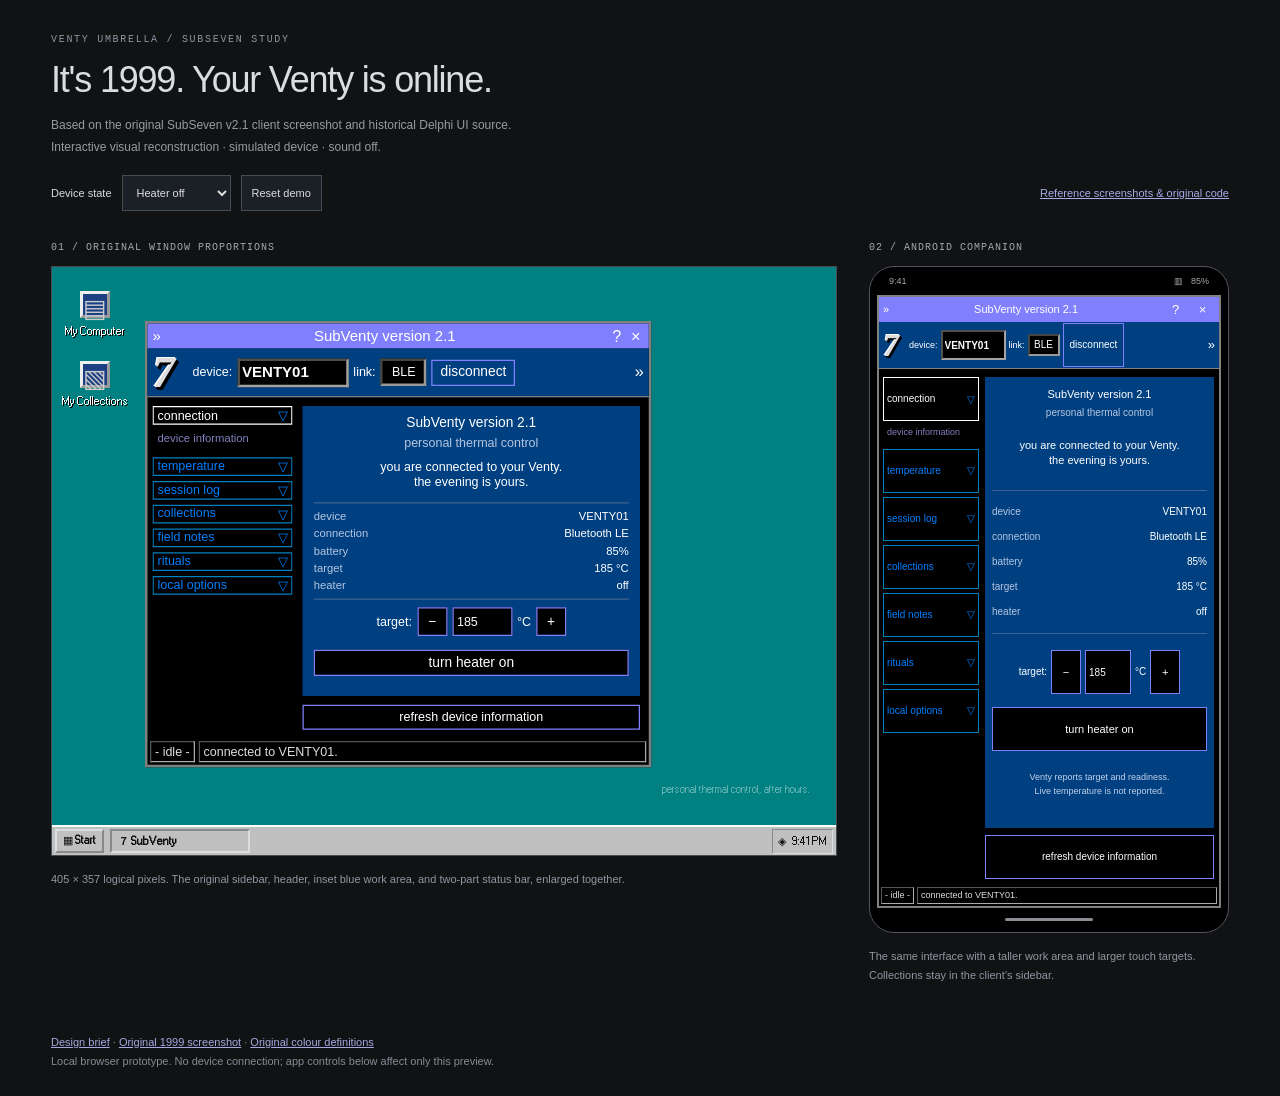
<file: docs/design-exploration/subventy/index.html>
<!doctype html>
<html lang="en"><head><meta charset="utf-8"><meta name="viewport" content="width=device-width,initial-scale=1"><title>SubVenty — personal thermal control</title><link rel="stylesheet" href="subventy.css"></head>
<body>
<header class="page-header"><div class="eyebrow">VENTY UMBRELLA / SUBSEVEN STUDY</div><h1>It's 1999. Your Venty is online.</h1><p>Based on the original SubSeven v2.1 client screenshot and historical Delphi UI source.<br>Interactive visual reconstruction · simulated device · sound off.</p><div class="review-controls"><label for="demo-state">Device state</label><select id="demo-state"><option value="idle">Heater off</option><option value="heating">Heating</option><option value="ready">Reached</option><option value="offline">Disconnected</option></select><button id="reset">Reset demo</button><a href="SOURCES.md">Reference screenshots & original code</a></div></header>
<main class="comparison">
<section class="desktop-study"><h2>01 / Original window proportions</h2><div class="desktop"><div class="desktop-icon"><span class="computer-icon">▤</span>My Computer</div><div class="desktop-icon"><span class="computer-icon">▧</span>My Collections</div><div class="app-position"><div id="desktop-app" class="application"></div></div><div class="desktop-caption">personal thermal control, after hours.</div><div class="taskbar"><span class="start">▦ <b>Start</b></span><span class="task">７ SubVenty</span><span class="tray">◈ &nbsp; 9:41 PM</span></div></div><p class="study-note">405 × 357 logical pixels. The original sidebar, header, inset blue work area, and two-part status bar, enlarged together.</p></section>
<section class="mobile-study"><h2>02 / Android companion</h2><div class="phone"><div class="android-status"><span>9:41</span><span>▥ &nbsp; 85%</span></div><div id="mobile-app" class="application touch"></div><div class="android-home"></div></div><p class="study-note">The same interface with a taller work area and larger touch targets. Collections stay in the client’s sidebar.</p></section>
</main>
<footer><a href="../README.md">Design brief</a> · <a href="https://www.malware.museum/release/subseven/21/">Original 1999 screenshot</a> · <a href="https://github.com/EgeBalci/sub7/blob/main/client/MainColors.pas">Original colour definitions</a><br>Local browser prototype. No device connection; app controls below affect only this preview.</footer>
<script src="subventy.js"></script></body></html>
</file>
<file: docs/design-exploration/subventy/subventy.css>
@font-face{font-family:SubSans;src:url('ms-sans-serif.woff2');font-display:swap}
*{box-sizing:border-box}body{margin:0;background:#101214;color:#dadcdd;font-family:Arial,sans-serif}button,input,select,textarea{font:inherit}button,a,select,input{touch-action:manipulation}button{cursor:pointer}button:disabled{opacity:.42;cursor:default}button:focus-visible,a:focus-visible,input:focus-visible,select:focus-visible{outline:1px dotted #fff;outline-offset:2px}.page-header,footer{max-width:1250px;margin:auto;padding:34px 36px 24px}.eyebrow{font:10px monospace;letter-spacing:1.7px;color:#9295a3}h1{font-size:36px;letter-spacing:-1.2px;font-weight:400;margin:14px 0}.page-header p{color:#969ca2;font-size:12px;line-height:1.8;margin:0}.review-controls{display:flex;align-items:center;gap:10px;flex-wrap:wrap;margin-top:17px;font-size:11px}.review-controls button,.review-controls select{padding:8px 10px;min-height:36px;background:#1b2026;color:#ddd;border:1px solid #454b53}.review-controls a{color:#a8ace9;margin-left:auto}.comparison{max-width:1250px;margin:auto;padding:0 36px;display:grid;grid-template-columns:minmax(0,1fr) 360px;gap:32px}h2{font:10px monospace;letter-spacing:1px;text-transform:uppercase;color:#a4a8ae;margin:7px 0 13px}.desktop{height:590px;background:#008080;position:relative;overflow:hidden;border:1px solid #464e54}.desktop-icon{font:11px SubSans,Arial,sans-serif;display:flex;flex-direction:column;align-items:center;width:85px;color:#fff;text-shadow:1px 1px #000;gap:7px;margin:24px 0}.computer-icon{display:grid;place-items:center;color:#ccc;background:#1d4084;border:3px outset #eee;width:30px;height:27px;font:25px monospace;text-shadow:none}.app-position{position:absolute;top:54px;left:93px;transform-origin:top left;scale:1.25}.desktop-caption{position:absolute;right:26px;bottom:60px;font:10px SubSans,Arial,sans-serif;color:#66b4b4}.taskbar{height:30px;position:absolute;bottom:0;left:0;right:0;border-top:2px solid #fff;background:#c0c0c0;display:flex;align-items:center;gap:6px;padding:3px;color:#111;font:11px SubSans,Arial,sans-serif}.start,.task{border:2px outset #ddd;padding:3px 6px;height:24px;white-space:nowrap}.task{border-style:inset;min-width:140px;font-weight:bold}.tray{margin-left:auto;border:1px inset #ddd;padding:5px;white-space:nowrap}.application{width:405px;height:357px;background:#000;border:2px solid #808080;color:#fff;font:12px Arial,sans-serif;display:flex;flex-direction:column;position:relative;letter-spacing:0;line-height:1.2}.title-bar{height:20px;min-height:20px;background:#8080ff;display:flex;align-items:center;gap:5px;padding:1px 4px;font-size:12px}.title-bar .title{flex:1;text-align:center;white-space:nowrap}.caption-controls{display:flex;gap:2px}.caption-controls button{border:0;background:transparent;color:white;font:13px Arial,sans-serif;padding:0;width:13px;height:15px;min-height:0}.connection-bar{height:39px;min-height:39px;background:#004080;display:flex;align-items:center;gap:4px;border-bottom:1px solid #808080;padding:3px 4px}.seven{font:bold italic 36px/.9 Georgia,serif;color:#ddd;text-shadow:1px 1px #000,-1px -1px #fff,2px 2px #000;width:28px;flex-shrink:0}.address-label{font-size:10px;white-space:nowrap}.device-address{min-width:0;width:89px;height:23px;background:#000;color:#fff;border:2px inset #a3a3a3;padding:2px;font-weight:bold}.port-tag{background:#000;color:white;border:2px inset #999;padding:3px;width:37px;flex-shrink:0;font-size:10px;text-align:center}.flat-button{border:1px solid #8080ff;background:#000;color:#fff;min-height:21px;font-size:11px;padding:2px 6px}.flat-button:hover{background:#000080}.flat-button:active{background:#8080ff}.connect{background:#004080;min-width:66px}.tiny-arrow{color:#fff;font-size:13px;margin-left:auto}.client-main{display:grid;grid-template-columns:112px minmax(0,1fr);gap:8px;flex:1;min-height:0;padding:7px 7px 9px 4px}.sidebar{display:flex;flex-direction:column;gap:4px;overflow-y:auto;scrollbar-width:thin}.nav-button{display:flex;justify-content:space-between;align-items:center;width:100%;height:15px;min-height:15px;background:#000;color:#0080ff;border:1px solid #0080c0;font-size:10px;padding:0 3px;white-space:nowrap}.nav-button .arrow{font:10px Arial;color:#0080ff}.nav-button[aria-selected=true]{border-color:#fff;color:#fff}.nav-button:hover{background:#071b2d}.nav-sub{font-size:9px;color:#8080c0;padding:0 4px;line-height:1.4;margin:1px 0 4px}.main-column{display:flex;flex-direction:column;min-width:0;min-height:0;gap:7px}.work-area{background:#004080;overflow:auto;scrollbar-color:#c0c0c0 #e0e0e0;scrollbar-width:auto;flex:1;min-height:0;padding:7px 9px;text-align:center;overflow-wrap:anywhere}.panel-heading{font-size:11px;font-weight:400;margin:0 0 4px}.panel-subtitle{font-size:10px;color:#b4c5e1;margin:0 0 11px}.welcome{font-size:11px;margin:8px 0 13px;line-height:1.35}.info-lines{display:grid;grid-template-columns:1fr 1fr;text-align:left;gap:5px 7px;font-size:10px;border-top:1px solid #3d6492;border-bottom:1px solid #3d6492;padding:8px 0;margin-bottom:10px}.info-lines span:nth-child(2n){text-align:right;color:#fff}.info-lines span:nth-child(2n+1){color:#b4c5e1}.target-editor{display:flex;align-items:center;justify-content:center;gap:4px;font-size:10px;margin:7px 0}.target-value{width:48px;background:#000;color:#fff;border:1px solid #8080ff;height:23px;padding:3px}.target-step{width:24px;padding:0;min-height:23px}.heater-button{width:100%;margin-top:6px}.session-mini{font-size:9px;line-height:1.5;color:#c0d0e9;margin:9px 0}.bottom-action{width:100%;font-size:10px;min-height:20px}.status-bar{display:flex;height:19px;min-height:19px;gap:3px;padding:0 2px 2px;color:#ddd;font-size:10px}.status-cell{border:1px inset #aaa;padding:2px 3px;white-space:nowrap}.status-cell:last-child{flex:1;overflow:hidden;text-overflow:ellipsis}.phone{background:#000;border:1px solid #51545c;border-radius:25px;padding:0 7px 11px;overflow:hidden;height:667px;display:flex;flex-direction:column}.android-status{height:28px;min-height:28px;display:flex;justify-content:space-between;align-items:center;font-size:9px;color:#aaa;padding:0 12px}.android-home{height:3px;background:#8c8c95;width:88px;margin:10px auto 0;flex-shrink:0;border-radius:3px}.touch{width:100%;height:auto;flex:1;min-height:0}.touch .title-bar{height:25px;min-height:25px;font-size:11px}.touch .connection-bar{height:47px;min-height:47px;gap:3px}.touch .device-address{width:65px;font-size:10px;height:30px}.touch .address-label{font-size:9px}.touch .port-tag{width:32px}.touch .connect{min-width:58px;height:32px;font-size:10px}.touch .seven{width:23px;font-size:32px}.touch .client-main{grid-template-columns:96px minmax(0,1fr);gap:6px;padding:8px 5px 8px 4px}.touch .nav-button{height:auto;min-height:44px;font-size:10px;white-space:normal;text-align:left}.touch .nav-sub{font-size:9px;margin-bottom:6px}.touch .work-area{padding:9px 7px}.touch .panel-heading{line-height:1.5}.touch .welcome{margin-top:19px;margin-bottom:23px}.touch .info-lines{gap:13px 5px;padding:15px 0;margin:16px 0}.touch .flat-button{min-height:44px}.touch .target-step{width:30px}.touch .target-value{height:44px;min-width:0;width:46px}.touch .target-editor{flex-wrap:wrap}.touch .bottom-action{min-height:44px}.touch .status-bar{font-size:9px}.touch .session-mini{margin-top:20px}.study-note{font-size:11px;color:#9097a0;line-height:1.7;margin:14px 0}footer{font-size:11px;color:#848c95;line-height:1.8}footer a{color:#a6a9df}.atlas{display:grid;grid-template-columns:repeat(5,1fr);gap:5px;margin:17px 0}.atlas span{border:1px solid #35658c;min-height:23px;display:grid;place-items:center;font-size:9px;color:#86a5c5}.atlas .stamped{background:#8080ff;border-color:#a5a5ff;color:#000}.journal-entry{text-align:left;border-bottom:1px solid #42709d;padding:8px 0;font-size:10px;line-height:1.6;white-space:pre-wrap}.note-label{display:block;font-size:9px;text-align:left;margin:14px 0 5px}.note-input{width:100%;height:45px;resize:vertical;background:#000;color:white;border:1px solid #8080ff;padding:5px;font-size:11px}.local-label{display:flex;align-items:center;text-align:left;gap:5px;min-height:38px;font-size:10px}.local-label input{accent-color:#8080ff}.trail-art{width:100%;height:120px;margin:10px 0}.log-lines{text-align:left;white-space:pre-wrap;font:10px/1.8 SubSans,Arial,sans-serif}.mini-help{color:#b4c5e1;font-size:9px;line-height:1.6}.postcard{border:1px solid #8080ff;padding:8px;text-align:left;font-size:10px;line-height:1.6}.postcard-colour{height:32px;background:repeating-linear-gradient(90deg,#8080ff 0 16px,#004080 16px 32px);border:1px solid #00a0df;margin:7px 0}.app-dialog{position:absolute;inset:75px 20px auto;background:#000;border:1px solid #8080ff;box-shadow:5px 5px #0009;z-index:3}.app-dialog[hidden]{display:none}.dialog-content{padding:12px;font-size:10px;line-height:1.7}.dialog-content button{display:block;margin:14px auto 0;min-width:70px}.touch .app-dialog{inset:120px 13px auto}.touch .dialog-content{font-size:11px}.action-message{color:#ddd;margin:8px 0;font-size:9px;min-height:12px}@media(max-width:1150px){.comparison{grid-template-columns:minmax(0,1fr) 330px;gap:20px;padding:0 24px}.app-position{left:40px;scale:1.12}.desktop-icon{margin-top:12px}.desktop{height:550px}}@media(max-width:970px){.comparison{grid-template-columns:1fr;max-width:760px}.app-position{left:105px;scale:1.25}.desktop{height:590px}.mobile-study{max-width:380px;width:100%;margin:10px auto 0}.page-header,footer{padding-left:24px;padding-right:24px}.review-controls a{margin-left:0}}@media(max-width:600px){.desktop-study{display:none}.comparison{padding:0 14px}.page-header{padding:25px 20px 19px}h1{font-size:29px}.mobile-study{max-width:380px}.touch .client-main{grid-template-columns:91px minmax(0,1fr)}.touch .connection-bar{gap:2px}.touch .device-address{width:57px}.touch .seven{width:19px;font-size:29px}.touch .port-tag{width:28px;font-size:9px}.touch .connect{min-width:54px;padding:2px 3px}.phone{height:710px}.touch .work-area{padding:8px 5px}.touch .info-lines{font-size:9px}.touch .panel-heading{font-size:10px}}@media(prefers-reduced-motion:reduce){*{animation:none!important;transition:none!important}}
.closed-screen{position:absolute;inset:20px 0 0;background:#000;display:flex;flex-direction:column;align-items:center;justify-content:center;gap:15px}.closed-screen[hidden]{display:none}.closed-screen .flat-button{min-height:44px}.closed .app-dialog{display:none}.touch .caption-controls button{width:25px;height:22px}.app-dialog:focus-within{outline:1px solid #a5a5ff}
.application:not(.touch) .panel-subtitle{margin-bottom:6px}.application:not(.touch) .welcome{font-size:10px;line-height:1.2;margin:7px 0 10px}.application:not(.touch) .info-lines{font-size:9px;gap:3px 6px;padding:5px 0;margin-bottom:6px}.application:not(.touch) .target-editor{margin:5px 0}.application:not(.touch) .session-mini{display:none}
</file>
